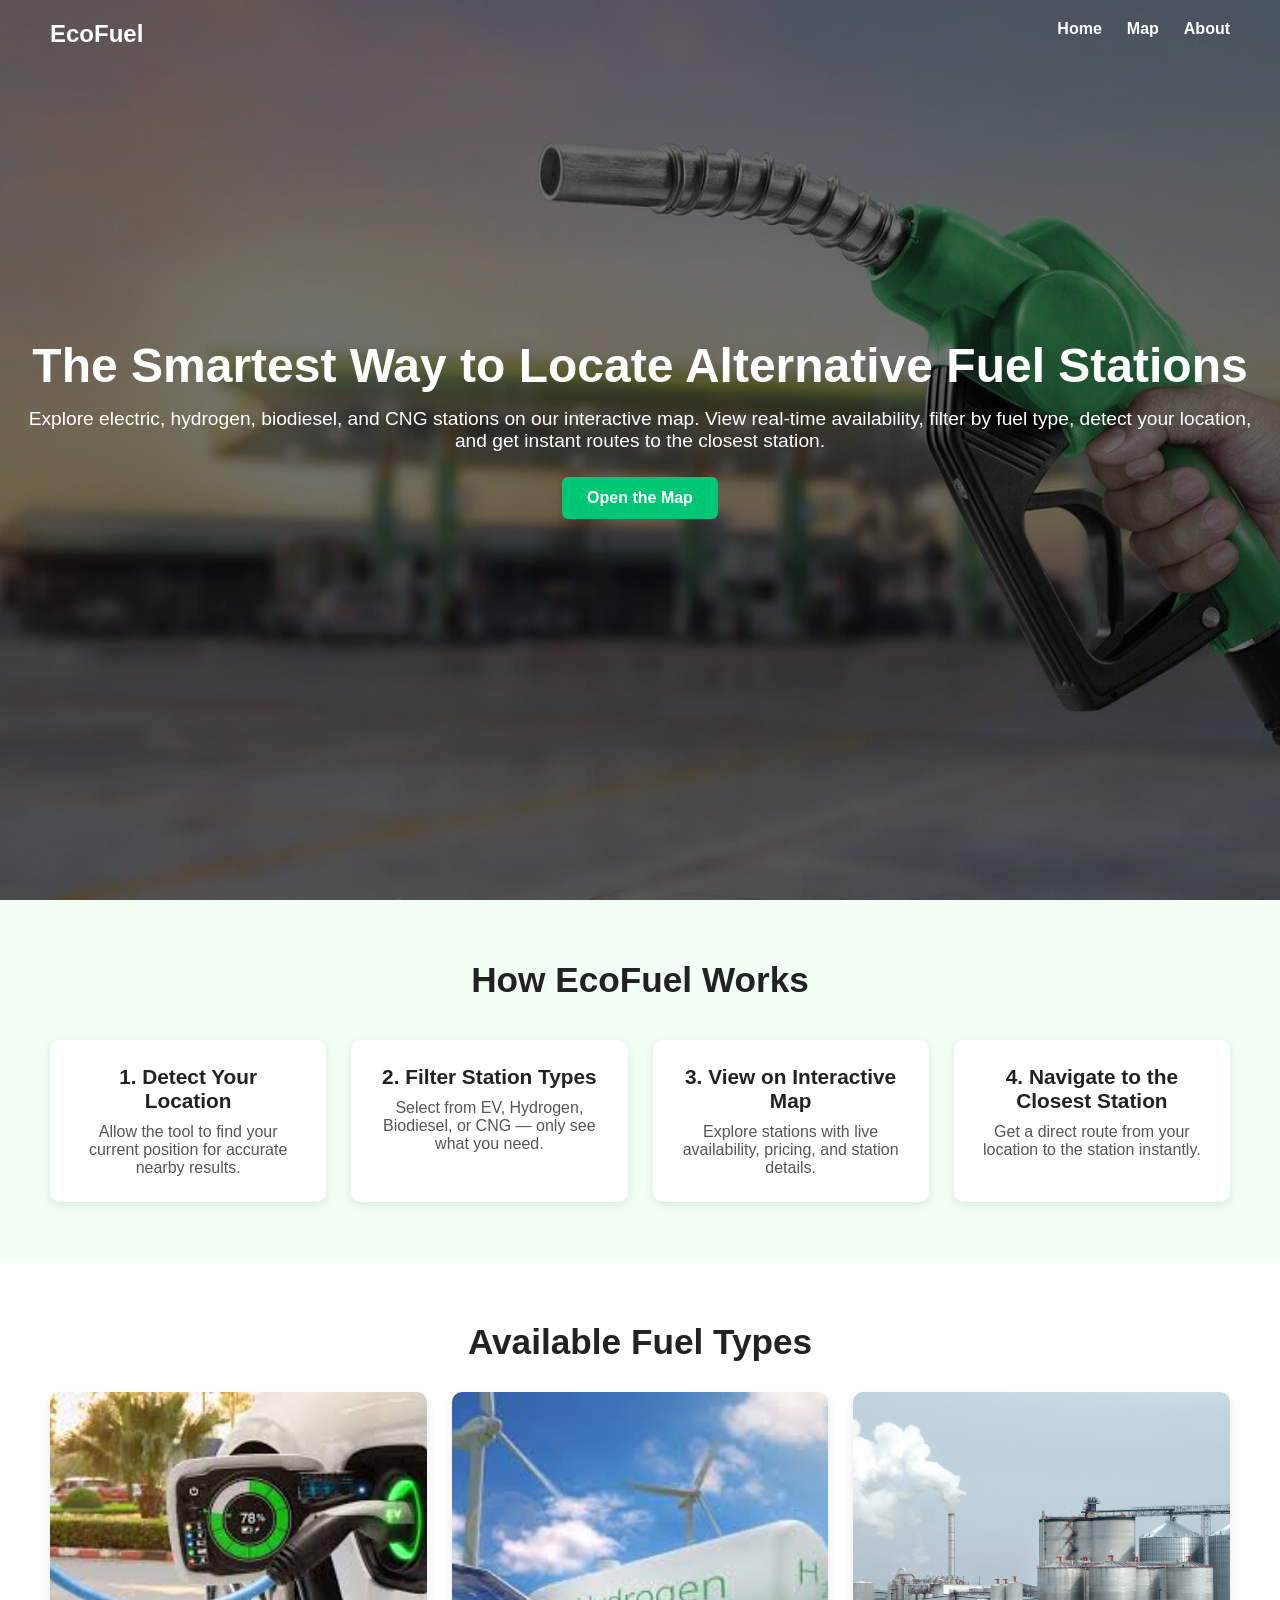
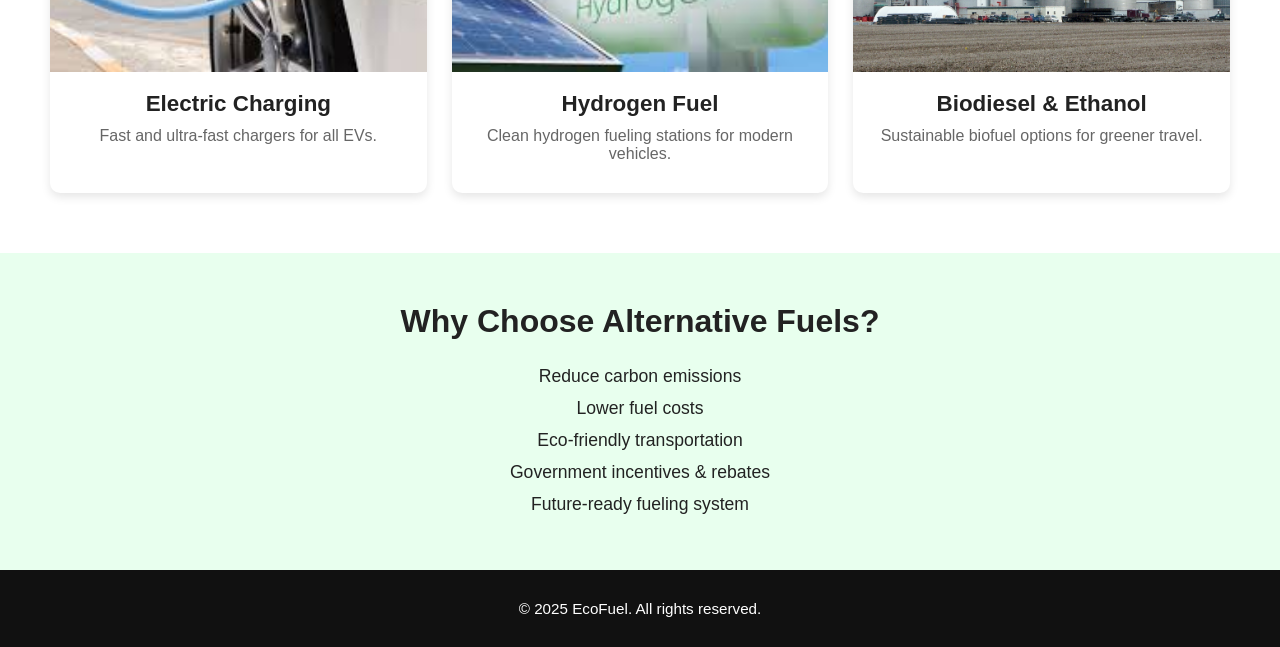
<file: index.html>
<!DOCTYPE html>
<html lang="en">
  <head>
    <meta charset="UTF-8" />
    <meta name="viewport" content="width=device-width, initial-scale=1.0" />
    <title>Alternative Fuel Stations</title>
    <link rel="icon" type="image/png" href="assets/favicon-fuel-pump-transparent.png" />
    <link rel="stylesheet" href="styles.css" />
  </head>
  <body>
    <!-- HERO SECTION -->
    <header class="hero">
      <nav class="navbar">
        <h2 class="logo">EcoFuel</h2>
        <ul class="nav-links">
          <!-- ✅ use relative paths for GitHub Pages -->
          <li><a href="index.html">Home</a></li>
          <li><a href="map.html">Map</a></li>
          <li><a href="about.html">About</a></li>
        </ul>
      </nav>

      <div class="hero-content">
        <h1>The Smartest Way to Locate Alternative Fuel Stations</h1>
        <p>
          Explore electric, hydrogen, biodiesel, and CNG stations on our
          interactive map. View real-time availability, filter by fuel type,
          detect your location, and get instant routes to the closest station.
        </p>
        <!-- ✅ fixed link -->
        <a href="map.html" class="btn">Open the Map</a>
      </div>
    </header>

    <section class="how-it-works">
      <h2>How EcoFuel Works</h2>

      <div class="steps">
        <div class="step">
          <h3>1. Detect Your Location</h3>
          <p>
            Allow the tool to find your current position for accurate nearby
            results.
          </p>
        </div>

        <div class="step">
          <h3>2. Filter Station Types</h3>
          <p>
            Select from EV, Hydrogen, Biodiesel, or CNG — only see what you
            need.
          </p>
        </div>

        <div class="step">
          <h3>3. View on Interactive Map</h3>
          <p>
            Explore stations with live availability, pricing, and station
            details.
          </p>
        </div>

        <div class="step">
          <h3>4. Navigate to the Closest Station</h3>
          <p>Get a direct route from your location to the station instantly.</p>
        </div>
      </div>
    </section>

    <!-- STATIONS SECTION -->
    <section id="stations" class="stations">
      <h2>Available Fuel Types</h2>
      <div class="cards">
        <!-- ✅ fixed image paths (no leading /) -->
        <div class="card">
          <img src="assets/images/electric-fuel.jpg" alt="EV Charging" />
          <h3>Electric Charging</h3>
          <p>Fast and ultra-fast chargers for all EVs.</p>
        </div>
        <div class="card">
          <img src="assets/images/hydrogen-fuel.jpg" alt="Hydrogen Station" />
          <h3>Hydrogen Fuel</h3>
          <p>Clean hydrogen fueling stations for modern vehicles.</p>
        </div>
        <div class="card">
          <img src="assets/images/biodiesel-fuel.jpg" alt="Biofuel Station" />
          <h3>Biodiesel & Ethanol</h3>
          <p>Sustainable biofuel options for greener travel.</p>
        </div>
      </div>
    </section>

    <!-- BENEFITS SECTION -->
    <section id="benefits" class="benefits">
      <h2>Why Choose Alternative Fuels?</h2>
      <ul>
        <li>Reduce carbon emissions</li>
        <li>Lower fuel costs</li>
        <li>Eco-friendly transportation</li>
        <li>Government incentives & rebates</li>
        <li>Future-ready fueling system</li>
      </ul>
    </section>

    <!-- FOOTER -->
    <footer class="footer">
      <p>© 2025 EcoFuel. All rights reserved.</p>
    </footer>
  </body>
</html>
</file>
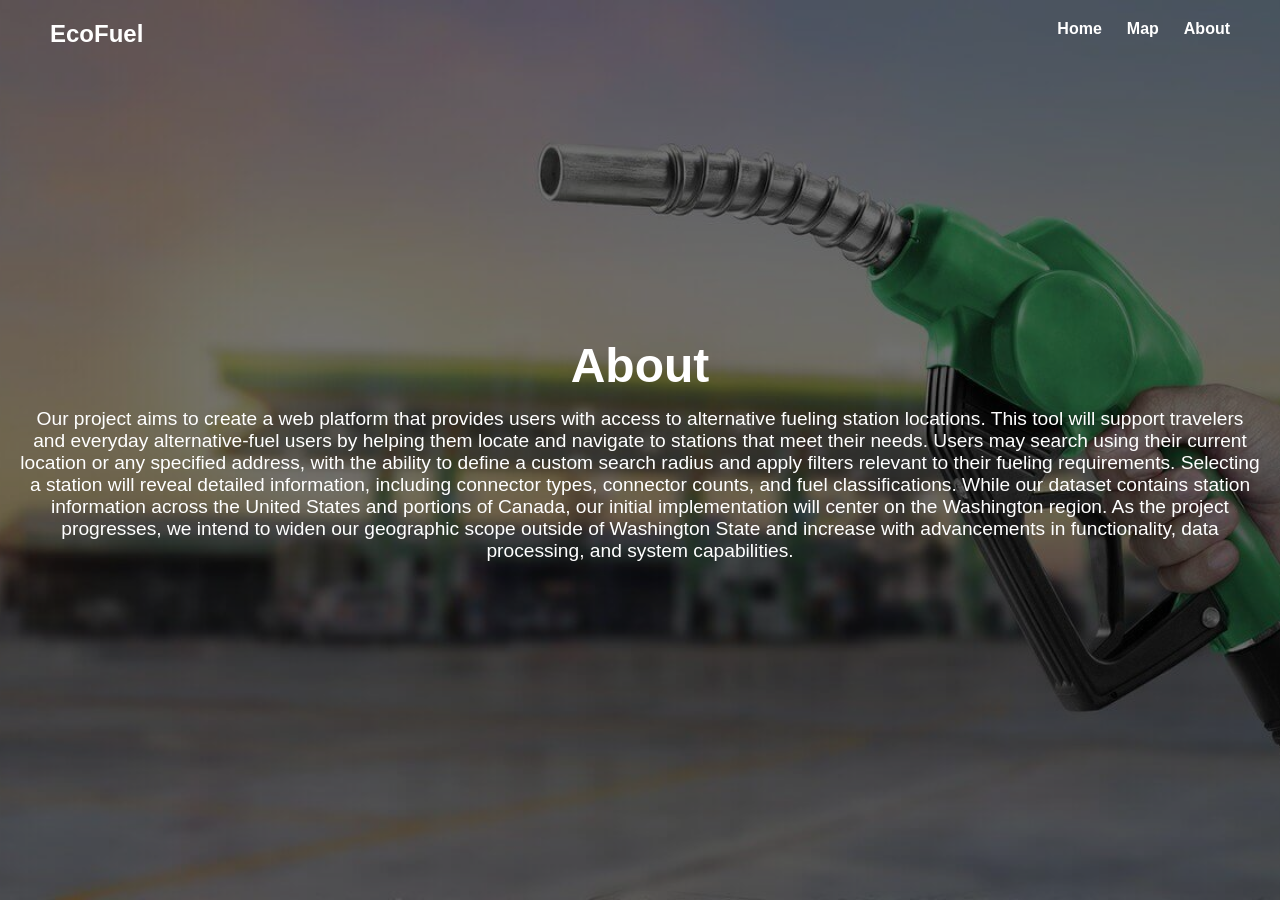
<file: about.html>
<!DOCTYPE html>
<html lang="en">
  <head>
    <meta charset="UTF-8" />
    <meta name="viewport" content="width=device-width, initial-scale=1.0" />
    <title>About Us - EcoFuel</title>
    <link rel="icon" type="image/png" href="assets/favicon-fuel-pump-transparent.png" />
    <link rel="stylesheet" href="styles.css" />
  </head>
  <body>
    <!-- HERO SECTION -->
    <header class="hero">
      <nav class="navbar">
        <h2 class="logo">EcoFuel</h2>
        <ul class="nav-links">
          <li><a href="index.html">Home</a></li>
          <li><a href="map.html">Map</a></li>
          <li><a href="about.html">About</a></li>
        </ul>
      </nav>

      <div class="hero-content">
        <h1>About</h1>
        <p>Our project aims to create a web platform that provides users with access to alternative fueling station locations. This tool will support travelers and 
          everyday alternative-fuel users by helping them locate and navigate to stations that meet their needs. Users may search using their current location or any 
          specified address, with the ability to define a custom search radius and apply filters relevant to their fueling requirements.
            Selecting a station will reveal detailed information, including connector types, connector counts, and fuel classifications. While our dataset contains 
            station information across the United States and portions of Canada, our initial implementation will center on the Washington region. As the project 
            progresses, we intend to widen our geographic scope outside of Washington State and increase with advancements in functionality, data processing, and 
            system capabilities.</p>
      </div>
    </header>
  </body>
</html>
</file>
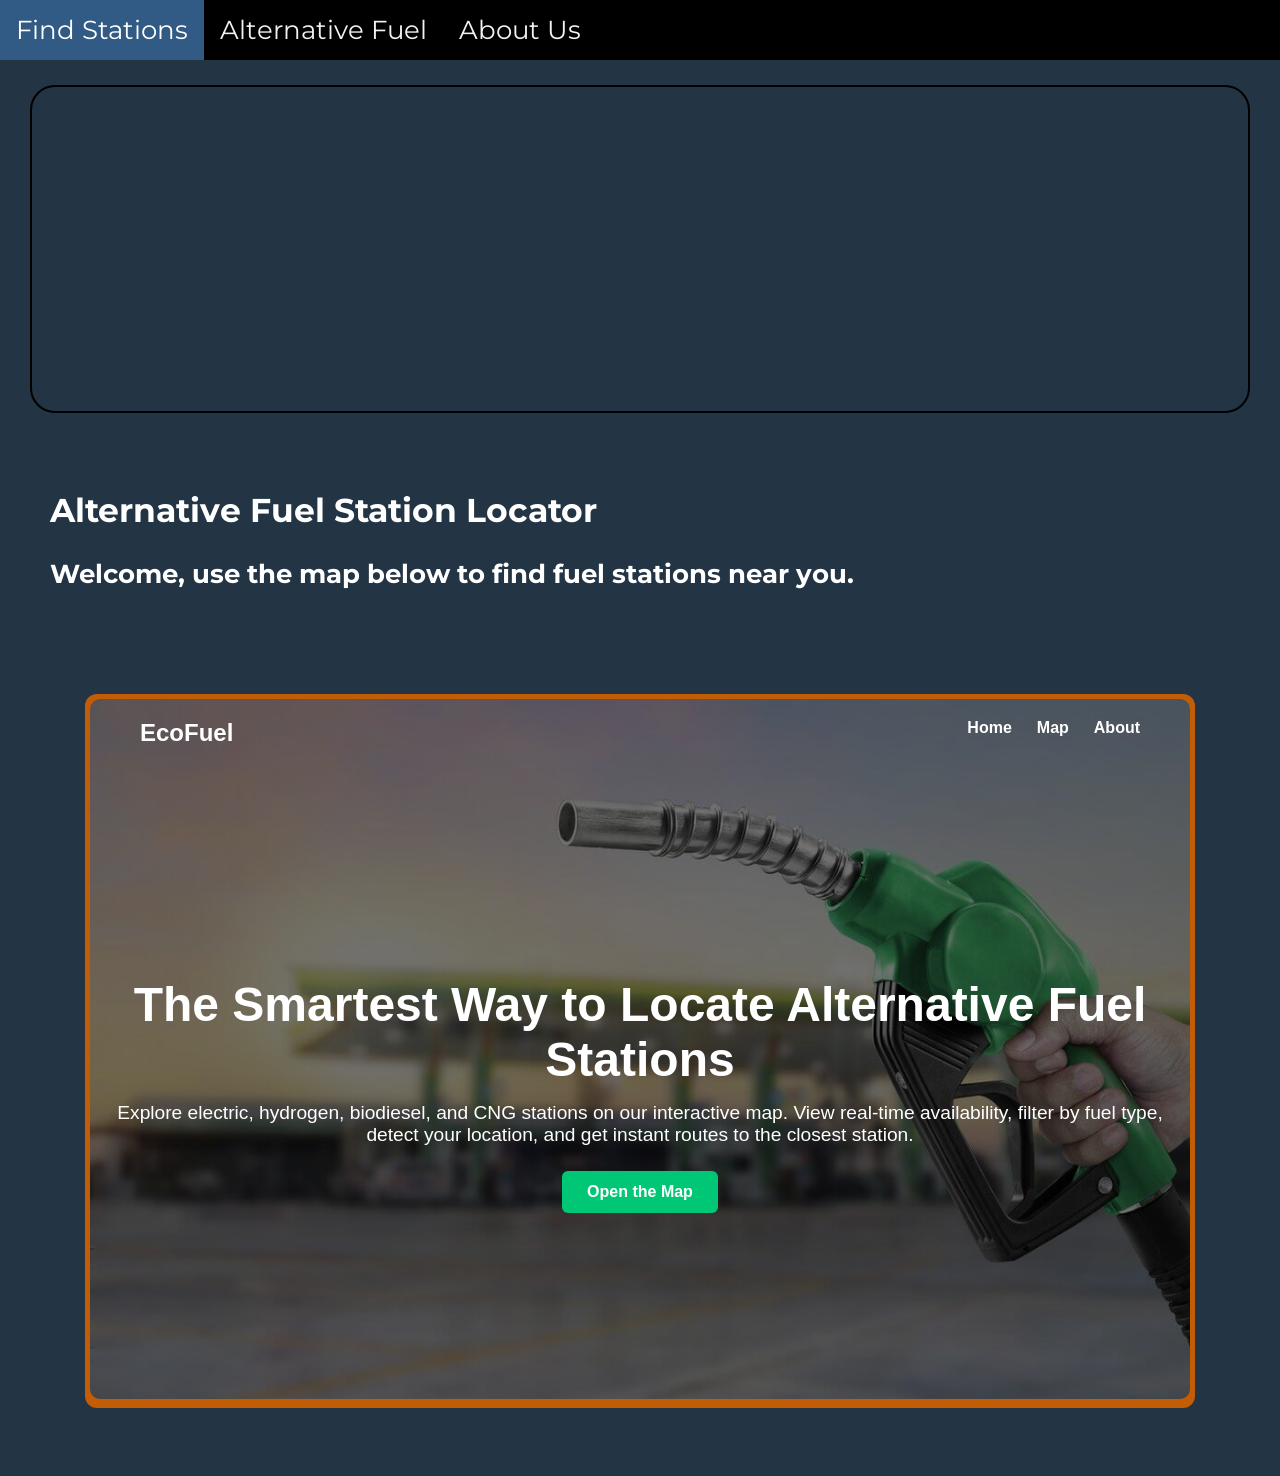
<file: lab02 copy- website/index-site.html>
<!DOCTYPE html>
<html>

<head>
    <title>Alternative Fuel Station Locator</title>

    <!-- Favicon -->
    <link rel="icon" type="image/x-icon" href="/img/favicon-fuel pump">

    <!-- Including the main.css file for styling -->
    <link rel="stylesheet" href="css/main.css">

    <!-- Including the Font Awesome CSS library for icons -->
    <link rel="stylesheet" href="https://cdnjs.cloudflare.com/ajax/libs/font-awesome/4.7.0/css/font-awesome.min.css">

    <!-- Font CSS library -->
    <link rel="stylesheet" href="https://fonts.googleapis.com/css2?family=Montserrat:wght@300;400;500;700&display=swap">


    <meta name="viewport" content="width=device-width, initial-scale=1">
</head>

<body>
    <body class="bg-color"></body>
    <!-- Navigation bar -->
    <div class="topnav" id="myTopnav">
        <!-- Active link pointing to the index.html page -->
        <a class="active" href="index-site.html">Find Stations</a>

        <!-- Links to other sections --> 
        <a href="section2.html">Alternative Fuel</a>
        <a href="section3.html">About Us</a>

        <!-- "Hamburger menu" / "Bar icon" to toggle the navigation links on smaller screens -->
        <a href="javascript:void(0);" class="icon">
            <i class="fa fa-bars"></i>
        </a>
    </div>

    <!-- Page content -->
    <div class="bg"></div>

    <div class="content">
        <!-- Abstract section -->
        <h2>Alternative Fuel Station Locator</h2>
        <h3>Welcome, use the map below to find fuel stations near you.</h3>
    </div>
    <div class="map-container">
        <iframe 
            src="../index.html"
            width="100%"
            height="700px"
            style="border: none; border-radius: 10px;">
        </iframe>
    </div>
    <br>
    <br>

    <!-- JavaScript functionality -->
    <script src="js/main.js"></script>

</body>

</html>
</file>
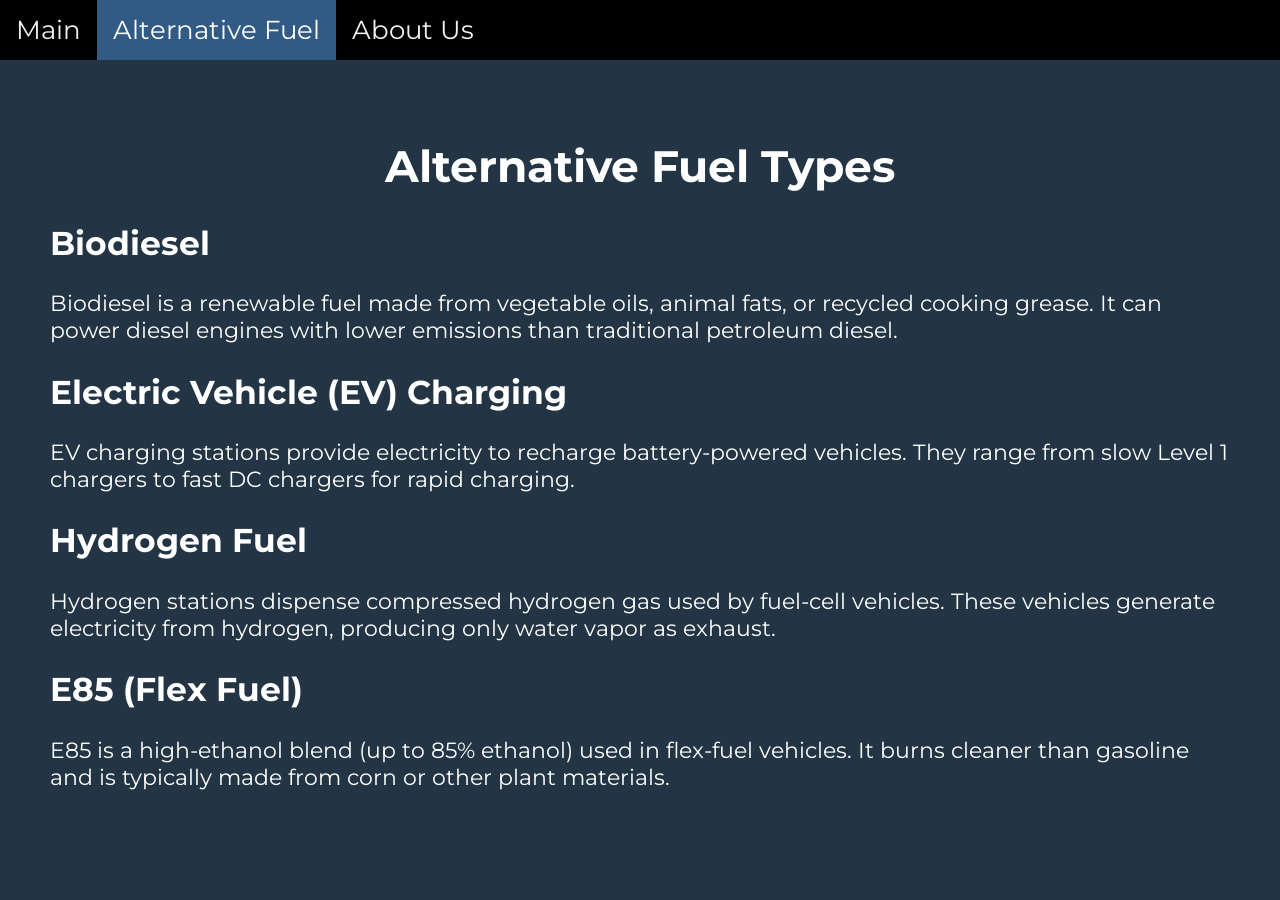
<file: lab02 copy- website/section2.html>
<!DOCTYPE html>
<html>

<head>
    <title>Page Title</title>

    <!-- Including the main.css file for styling -->
    <link rel="stylesheet" href="css/main.css">

    <!-- Including the Font Awesome CSS library for icons -->
    <link rel="stylesheet" href="https://cdnjs.cloudflare.com/ajax/libs/font-awesome/4.7.0/css/font-awesome.min.css">

    <!-- Font CSS library -->
    <link rel="stylesheet" href="https://fonts.googleapis.com/css2?family=Montserrat:wght@300;400;500;700&display=swap">
</head>

<body>
    <body class="bg-color2"></body>

    <!-- Navigation bar -->
    <div class="topnav" id="myTopnav">
        <!-- Links to different sections -->
        <a href="index-site.html">Main</a>

        <!-- Active link pointing to the section2.html page -->
        <a class="active" href="section2.html">Alternative Fuel</a>

        <a href="section3.html">About Us</a>

        <!-- "Hamburger menu" / "Bar icon" to toggle the navigation links on smaller screens -->
        <a href="javascript:void(0);" class="icon">
            <i class="fa fa-bars"></i>
        </a>
    </div>

    <!-- Page content -->
    <div class="content2">
        <!-- Section 2 content -->
        <h1>Alternative Fuel Types</h1>

        <h2>Biodiesel</h2>
        <p>
            Biodiesel is a renewable fuel made from vegetable oils, animal fats, or recycled cooking grease. 
            It can power diesel engines with lower emissions than traditional petroleum diesel.
        </p>

        <h2>Electric Vehicle (EV) Charging</h2>
        <p>
            EV charging stations provide electricity to recharge battery-powered vehicles. 
            They range from slow Level 1 chargers to fast DC chargers for rapid charging.
        </p>

        <h2>Hydrogen Fuel</h2>
        <p>
            Hydrogen stations dispense compressed hydrogen gas used by fuel-cell vehicles. 
            These vehicles generate electricity from hydrogen, producing only water vapor as exhaust.
        </p>

        <h2>E85 (Flex Fuel)</h2>
        <p>
            E85 is a high-ethanol blend (up to 85% ethanol) used in flex-fuel vehicles. 
            It burns cleaner than gasoline and is typically made from corn or other plant materials.
        </p>

        </div>
    </div>

    <!-- the main.js file for JavaScript functionality -->
    <script src="js/main.js"></script>

</body>

</html>
</file>
<file: styles.css>
* {
  margin: 0;
  padding: 0;
  box-sizing: border-box;
  font-family: Arial, sans-serif;
}

body {
  color: #222;
  background-color: #f7f7f7;
}

/* NAVBAR + HERO */
.hero {
  background: url("assets/images/hero-background.jpg") center/cover no-repeat;
  height: 100vh;
  color: white;
  position: relative;
}

.hero::after {
  content: "";
  position: absolute;
  top: 0;
  left: 0;
  width: 100%;
  height: 100%;
  background: rgba(0, 0, 0, 0.55);
}

.navbar {
  position: relative;
  z-index: 2;
  display: flex;
  justify-content: space-between;
  padding: 20px 50px;
}

.nav-links {
  list-style: none;
  display: flex;
  gap: 25px;
}

.nav-links a {
  color: white;
  text-decoration: none;
  font-weight: 600;
  transition: 0.3s;
}

.nav-links a:hover {
  color: #80ffb3;
}

.hero-content {
  position: relative;
  z-index: 2;
  text-align: center;
  top: 30%;
  padding: 0 20px;
}

.hero-content h1 {
  font-size: 3rem;
  margin-bottom: 15px;
}

.hero-content p {
  font-size: 1.2rem;
  margin-bottom: 25px;
}

.btn {
  display: inline-block;
  padding: 12px 25px;
  background: #00c776;
  color: white;
  border-radius: 6px;
  text-decoration: none;
  font-weight: bold;
  transition: 0.3s;
}

.btn:hover {
  background: #009f5d;
}

/* STATIONS SECTION */
.stations {
  padding: 60px 50px;
  text-align: center;
  background: white;
}

.stations h2 {
  margin-bottom: 30px;
  font-size: 2.2rem;
}

.cards {
  display: grid;
  grid-template-columns: repeat(auto-fit, minmax(250px, 1fr));
  gap: 25px;
}

.card {
  background: #fff;
  border-radius: 10px;
  overflow: hidden;
  box-shadow: 0 4px 10px rgba(0, 0, 0, 0.1);
  padding-bottom: 20px;
  transition: 0.3s;
}

.card:hover {
  transform: translateY(-6px);
}

.card img {
  width: 100%;
  height: 280px;
  object-fit: cover;
}

.card h3 {
  margin-top: 15px;
  font-size: 1.4rem;
}

.card p {
  padding: 10px 20px;
  color: #666;
}

/* BENEFITS */
.benefits {
  padding: 50px 40px;
  background: #e8ffee;
  text-align: center;
}

.benefits h2 {
  margin-bottom: 20px;
  font-size: 2rem;
}

.benefits ul {
  list-style: none;
  font-size: 1.1rem;
  line-height: 2rem;
}

/* FOOTER */
.footer {
  background: #111;
  color: white;
  text-align: center;
  padding: 30px;
  font-size: 0.95rem;
}

.how-it-works {
  padding: 60px 50px;
  text-align: center;
  background: #f3fff5;
}

.how-it-works h2 {
  font-size: 2.2rem;
  margin-bottom: 40px;
}

.steps {
  display: grid;
  grid-template-columns: repeat(auto-fit, minmax(250px, 1fr));
  gap: 25px;
}

.step {
  background: white;
  padding: 25px;
  border-radius: 10px;
  box-shadow: 0 3px 10px rgba(0, 0, 0, 0.1);
}

.step h3 {
  margin-bottom: 10px;
  font-size: 1.3rem;
}

.step p {
  color: #555;
}

/* RESPONSIVE */
@media (max-width: 768px) {
  .hero-content h1 {
    font-size: 2rem;
  }

  .navbar {
    flex-direction: column;
    text-align: center;
  }

  .nav-links {
    margin-top: 10px;
  }
}
</file>
<file: lab02 copy- website/css/main.css>
/* Locator map */
.map-container {
    max-width: 1100px;
    margin: 30px auto;          /* center container */
    background: rgb(195, 93, 5);
    padding: 5px;
    border-radius: 12px;
}

.map-frame {
    width: 100%;
    height: 600px;
    border: none;
}

/* page background color*/
.bg-color {
    background-color: #233544;
}

/* page background color*/
.bg-color2 {
    background-color: #233544;
}

/* to body of page*/
body {
  font-family: 'Montserrat', sans-serif;
}

/* Add a black background color to the top navigation */
.topnav {
  background-color: rgb(0, 0, 0);
  overflow: hidden;
}

/* Style the links inside the navigation bar */
.topnav a {
  float: left;
  display: block;
  color: #f2f2f2;
  text-align: center;
  padding: 14px 16px;
  text-decoration: none;
  font-size: 26px;
}

/* Change the color of links on hover */
.topnav a:hover {
  background-color: #71a8e7;
  color: black;
}

/* Add an active class to highlight the current page */
.topnav a.active {
  background-color: #315a85;
  color: white;
}

/* Hide the icon that should open and close the topnav on small screens */
.topnav .icon {
  display: none;
}

/* Style for page content */
.content {
  padding: 50px;
  font-size: 22px;
  color: white
}

/* Style for page content */
.content2 {
  padding: 50px;
  font-size: 22px;
  color: white
}

/* When the screen is less than 800 pixels wide */
@media screen and (max-width: 800px) {
  /* Hide all links, except for the selected tab */
  .topnav a:not(.active) {
    display: none;
  }

  /* Show the icon that should open and close the topnav */
  .topnav a.icon {
    float: right;
    display: block;
  }
}

/* When the screen is less than 800 pixels wide, if the user clicks on the icon */
/* the "responsive" class attribute will be added to the topnav by the JavaScript code */
/* This media query sets the style for the unfolded topnav */
/* It makes the topnav look good on small screens (display the links vertically instead of horizontally)  */
@media screen and (max-width: 800px) {
  .topnav.responsive {
    position: relative;
  }

  .topnav.responsive a.icon {
    position: absolute;
    right: 0;
    top: 0;
  }

  .topnav.responsive a {
    float: none;
    display: block;
    text-align: left;
  }
}

/* body of background image used */
body, html {
  height: 60%;
  margin: 0;
}

/* The image used */
.bg {
  background-image: url("https://static8.depositphotos.com/1034300/1064/i/450/depositphotos_10643056-stock-photo-gas-station-petroleum-handle-nozzle.jpg");
  /* Full height */
  height: 100%; 
  /* Center and scale the image nicely */
  background-position: center;
  background-repeat: no-repeat;
  background-size: cover;
  border: 2px solid rgb(0, 0, 0);
  border-radius: 25px;
  margin-top: 25px;
  margin-left: 30px;
  margin-right: 30px;
}

/* Centering Headers */
h1 {
  text-align: center;
}
</file>
